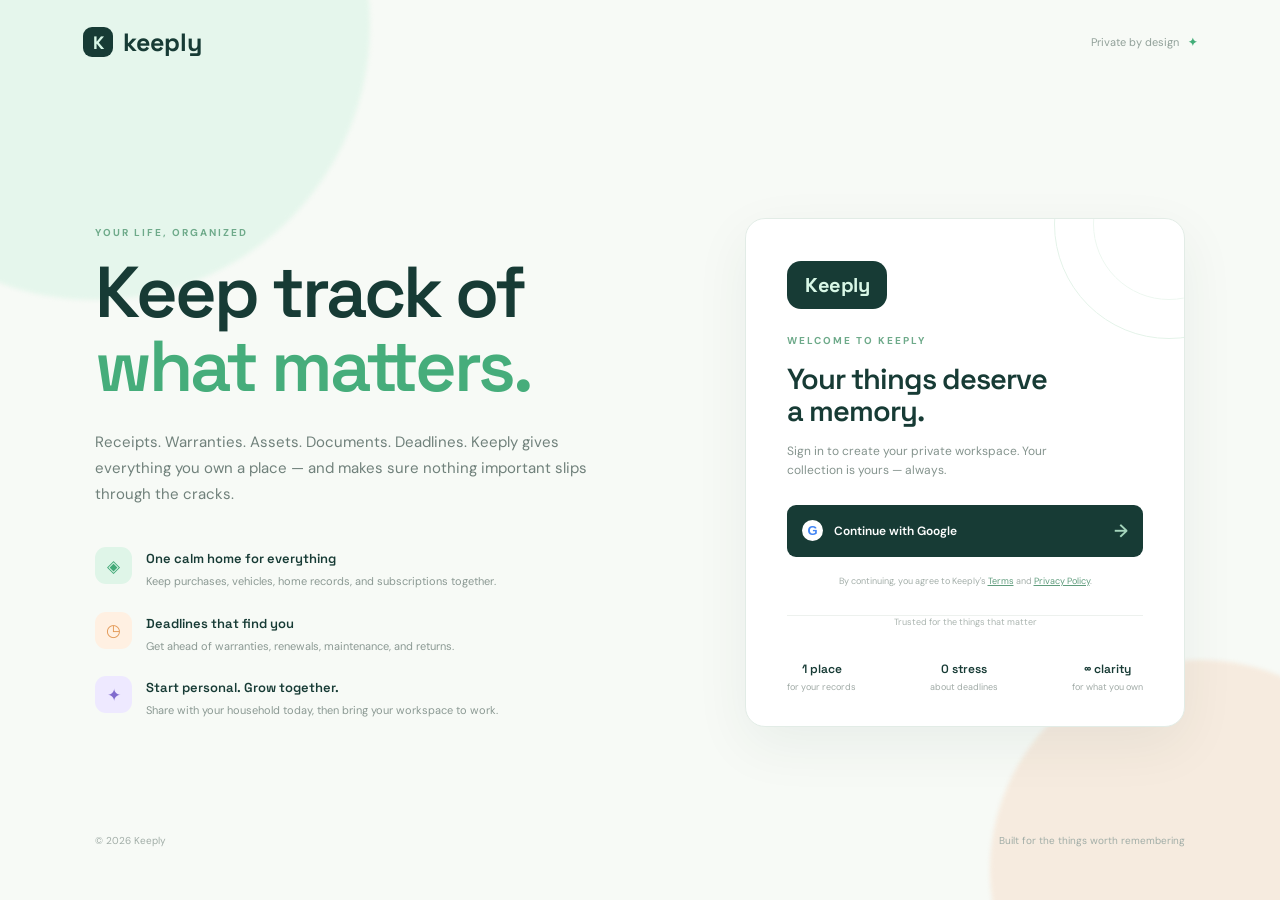
<file: static/login.html>
<!doctype html>
<html lang="en">
<head>
  <meta charset="UTF-8"><meta name="viewport" content="width=device-width,initial-scale=1.0">
  <title>Welcome to Keeply</title>
  <link rel="preconnect" href="https://fonts.googleapis.com"><link rel="preconnect" href="https://fonts.gstatic.com" crossorigin>
  <link href="https://fonts.googleapis.com/css2?family=DM+Sans:wght@400;500;600;700&family=Space+Grotesk:wght@500;600;700&display=swap" rel="stylesheet">
  <link rel="stylesheet" href="/static/login.css">
</head>
<body>
  <div class="glow glow-one"></div><div class="glow glow-two"></div>
  <header class="login-nav"><a class="brand" href="/login"><span class="brand-mark">K</span><span>keeply</span></a><span class="secure-note">Private by design <b>✦</b></span></header>
  <main class="login-main">
    <section class="story">
      <div class="eyebrow">YOUR LIFE, ORGANIZED</div>
      <h1>Keep track of<br><em>what matters.</em></h1>
      <p class="story-copy">Receipts. Warranties. Assets. Documents. Deadlines. Keeply gives everything you own a place — and makes sure nothing important slips through the cracks.</p>
      <div class="feature-list"><div><span class="feature-icon mint">◈</span><div><strong>One calm home for everything</strong><p>Keep purchases, vehicles, home records, and subscriptions together.</p></div></div><div><span class="feature-icon peach">◷</span><div><strong>Deadlines that find you</strong><p>Get ahead of warranties, renewals, maintenance, and returns.</p></div></div><div><span class="feature-icon violet">✦</span><div><strong>Start personal. Grow together.</strong><p>Share with your household today, then bring your workspace to work.</p></div></div></div>
    </section>
    <section class="auth-card"><div class="card-orbit"></div><span class="welcome-icon">Keeply</span><p class="eyebrow">WELCOME TO KEEPLY</p><h2>Your things deserve<br>a memory.</h2><p class="auth-copy">Sign in to create your private workspace. Your collection is yours — always.</p><a class="google-button" href="/auth/google"><span class="google-g">G</span><span>Continue with Google</span><span class="arrow">→</span></a><p class="terms">By continuing, you agree to Keeply's <a href="#">Terms</a> and <a href="#">Privacy Policy</a>.</p><div class="card-divider"><span>Trusted for the things that matter</span></div><div class="mini-stats"><div><strong>1 place</strong><small>for your records</small></div><div><strong>0 stress</strong><small>about deadlines</small></div><div><strong>∞ clarity</strong><small>for what you own</small></div></div></section>
  </main>
  <footer class="login-footer"><span>© 2026 Keeply</span><span>Built for the things worth remembering</span></footer>
  <script>document.querySelectorAll('.terms a')[0].href='/terms';document.querySelectorAll('.terms a')[1].href='/privacy';if (new URLSearchParams(location.search).has('auth_error')) document.querySelector('.auth-copy').textContent = 'Google sign-in was cancelled or could not be completed. Please try again.';</script>
</body>
</html>
</file>
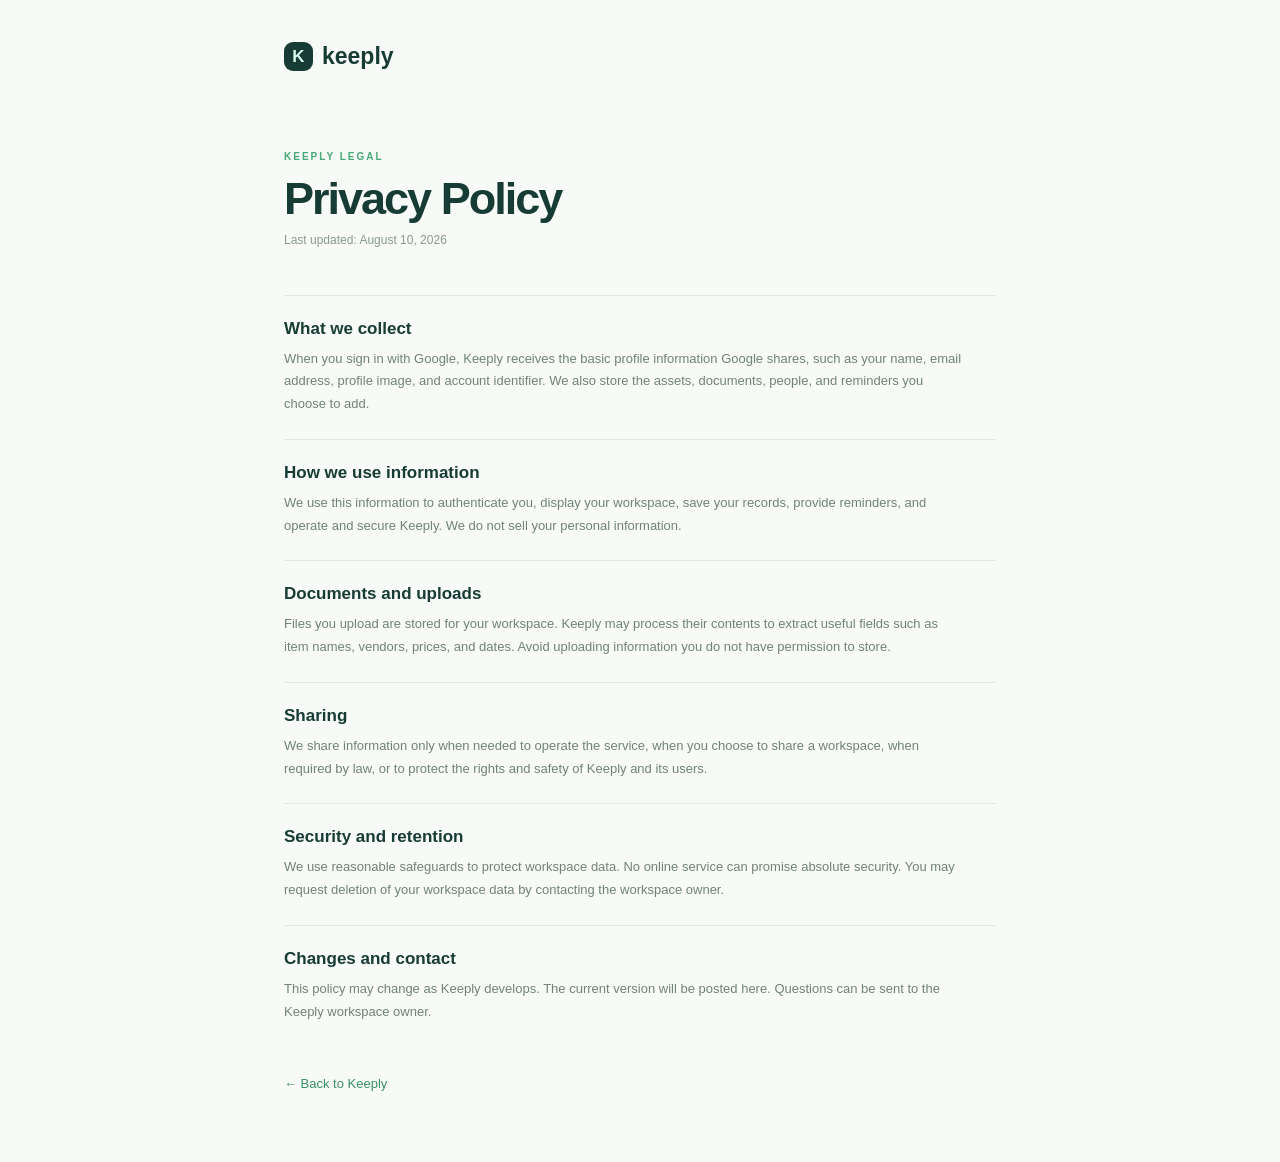
<file: static/privacy.html>
<!doctype html>
<html lang="en"><head><meta charset="UTF-8"><meta name="viewport" content="width=device-width,initial-scale=1"><title>Keeply Privacy</title><link rel="stylesheet" href="/static/legal.css"></head><body><main class="legal"><a class="brand" href="/login"><span>K</span> keeply</a><p class="eyebrow">KEEPLY LEGAL</p><h1>Privacy Policy</h1><p class="updated">Last updated: August 10, 2026</p><section><h2>What we collect</h2><p>When you sign in with Google, Keeply receives the basic profile information Google shares, such as your name, email address, profile image, and account identifier. We also store the assets, documents, people, and reminders you choose to add.</p></section><section><h2>How we use information</h2><p>We use this information to authenticate you, display your workspace, save your records, provide reminders, and operate and secure Keeply. We do not sell your personal information.</p></section><section><h2>Documents and uploads</h2><p>Files you upload are stored for your workspace. Keeply may process their contents to extract useful fields such as item names, vendors, prices, and dates. Avoid uploading information you do not have permission to store.</p></section><section><h2>Sharing</h2><p>We share information only when needed to operate the service, when you choose to share a workspace, when required by law, or to protect the rights and safety of Keeply and its users.</p></section><section><h2>Security and retention</h2><p>We use reasonable safeguards to protect workspace data. No online service can promise absolute security. You may request deletion of your workspace data by contacting the workspace owner.</p></section><section><h2>Changes and contact</h2><p>This policy may change as Keeply develops. The current version will be posted here. Questions can be sent to the Keeply workspace owner.</p></section><a class="back" href="/login">← Back to Keeply</a></main></body></html>
</file>
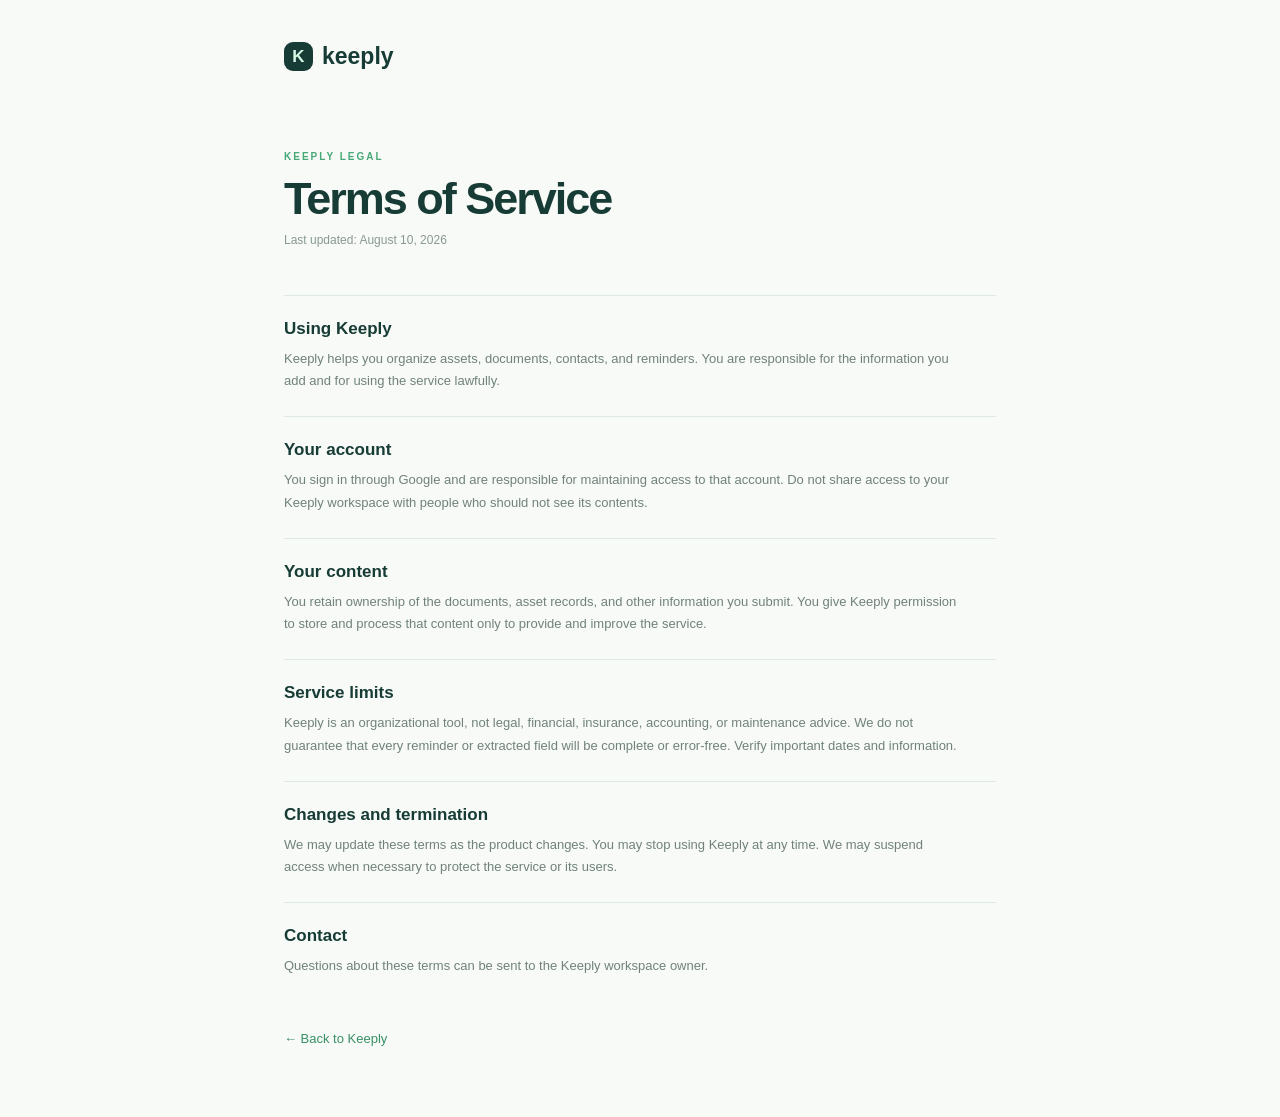
<file: static/terms.html>
<!doctype html>
<html lang="en"><head><meta charset="UTF-8"><meta name="viewport" content="width=device-width,initial-scale=1"><title>Keeply Terms</title><link rel="stylesheet" href="/static/legal.css"></head><body><main class="legal"><a class="brand" href="/login"><span>K</span> keeply</a><p class="eyebrow">KEEPLY LEGAL</p><h1>Terms of Service</h1><p class="updated">Last updated: August 10, 2026</p><section><h2>Using Keeply</h2><p>Keeply helps you organize assets, documents, contacts, and reminders. You are responsible for the information you add and for using the service lawfully.</p></section><section><h2>Your account</h2><p>You sign in through Google and are responsible for maintaining access to that account. Do not share access to your Keeply workspace with people who should not see its contents.</p></section><section><h2>Your content</h2><p>You retain ownership of the documents, asset records, and other information you submit. You give Keeply permission to store and process that content only to provide and improve the service.</p></section><section><h2>Service limits</h2><p>Keeply is an organizational tool, not legal, financial, insurance, accounting, or maintenance advice. We do not guarantee that every reminder or extracted field will be complete or error-free. Verify important dates and information.</p></section><section><h2>Changes and termination</h2><p>We may update these terms as the product changes. You may stop using Keeply at any time. We may suspend access when necessary to protect the service or its users.</p></section><section><h2>Contact</h2><p>Questions about these terms can be sent to the Keeply workspace owner.</p></section><a class="back" href="/login">← Back to Keeply</a></main></body></html>
</file>
<file: static/login.css>
:root{--ink:#173b35;--muted:#70817b;--line:#e2ece6;--green:#42ad78;--cream:#f7faf6}*{box-sizing:border-box}body{margin:0;min-height:100vh;background:var(--cream);color:var(--ink);font-family:'DM Sans',sans-serif;overflow-x:hidden}.glow{position:fixed;border-radius:50%;filter:blur(2px);pointer-events:none}.glow-one{width:550px;height:550px;top:-250px;left:-180px;background:#ddf5e7aa}.glow-two{width:420px;height:420px;bottom:-180px;right:-130px;background:#f7e5d4aa}.login-nav{height:84px;display:flex;justify-content:space-between;align-items:center;padding:0 6.5%;position:relative;z-index:1}.brand{display:flex;align-items:center;gap:10px;text-decoration:none;color:var(--ink);font:700 25px 'Space Grotesk'}.brand-mark{display:grid;place-items:center;width:30px;height:30px;background:var(--ink);color:#d7f7e7;border-radius:9px;font-size:18px}.secure-note{color:#91a099;font-size:11px}.secure-note b{color:var(--green);margin-left:6px}.login-main{max-width:1160px;min-height:calc(100vh - 150px);margin:0 auto;padding:62px 35px 35px;display:grid;grid-template-columns:1fr 440px;gap:100px;align-items:center;position:relative;z-index:1}.eyebrow{font-size:10px;letter-spacing:2px;color:#6eaa8a;font-weight:700;margin:0 0 16px}.story h1{font:600 clamp(43px,5.7vw,72px)/1.03 'Space Grotesk';letter-spacing:-3px;margin:0 0 25px}.story h1 em{font-style:normal;color:#46ad7b}.story-copy{font-size:15px;line-height:1.75;max-width:520px;color:var(--muted);margin:0 0 40px}.feature-list{display:flex;flex-direction:column;gap:22px;max-width:490px}.feature-list>div{display:flex;align-items:flex-start;gap:14px}.feature-icon{display:grid;place-items:center;width:37px;height:37px;border-radius:11px;flex:none;font-size:17px}.feature-icon.mint{background:#dff5e8;color:#41a977}.feature-icon.peach{background:#fff0e2;color:#e39a58}.feature-icon.violet{background:#eee9ff;color:#806bce}.feature-list strong{font:600 13px 'Space Grotesk'}.feature-list p{color:#8b9993;font-size:11px;line-height:1.5;margin:5px 0 0}.auth-card{background:#fff;border:1px solid var(--line);border-radius:20px;padding:42px 41px 33px;box-shadow:0 18px 55px #173b3510;position:relative;overflow:hidden}.card-orbit{position:absolute;width:230px;height:230px;border-radius:50%;border:1px solid #e4f3e9;right:-100px;top:-110px}.card-orbit:after{content:'';position:absolute;width:150px;height:150px;border-radius:50%;border:1px solid #edf7f0;right:38px;top:38px}.welcome-icon{display:inline-grid;place-items:center;height:48px;width:auto;padding:0 18px;border-radius:14px;background:var(--ink);color:#d8f7e6;font:700 20px 'Space Grotesk';letter-spacing:-0.5px;margin-bottom:25px;white-space:nowrap}.auth-card h2{font:600 29px/1.12 'Space Grotesk';letter-spacing:-1px;margin:0 0 14px}.auth-copy{color:#85948e;font-size:12px;line-height:1.6;margin:0 0 25px;max-width:300px}.google-button{display:flex;align-items:center;gap:11px;width:100%;background:var(--ink);color:#fff;text-decoration:none;border-radius:9px;padding:14px 15px;font:600 12px 'DM Sans';transition:background .2s,transform .2s}.google-button:hover{background:#285a50;transform:translateY(-1px)}.google-g{display:grid;place-items:center;background:white;color:#4285f4;border-radius:50%;width:21px;height:21px;font:700 13px Arial}.arrow{margin-left:auto;font-size:18px;color:#a5d5bc}.terms{color:#a3aea9;font-size:9px;line-height:1.6;text-align:center;margin:17px 0 27px}.terms a{color:#609c7d}.card-divider{border-top:1px solid #edf1ee;text-align:center;position:relative;margin-bottom:24px}.card-divider span{position:relative;top:-7px;background:#fff;padding:0 10px;color:#abb5b0;font-size:9px}.mini-stats{display:flex;justify-content:space-between;text-align:center}.mini-stats strong,.mini-stats small{display:block}.mini-stats strong{font:600 12px 'Space Grotesk'}.mini-stats small{color:#a0aaa6;font-size:9px;margin-top:4px}.login-footer{position:relative;z-index:1;max-width:1160px;margin:auto;padding:0 35px 25px;display:flex;justify-content:space-between;color:#a1ada7;font-size:10px}@media(max-width:900px){.login-main{grid-template-columns:1fr;gap:48px;padding-top:35px;max-width:650px}.story h1{font-size:52px}.auth-card{max-width:440px;width:100%;margin:auto}}@media(max-width:550px){.login-nav{padding:0 20px}.secure-note{display:none}.login-main{padding:35px 20px}.story h1{font-size:43px;letter-spacing:-2px}.story-copy{font-size:13px;margin-bottom:30px}.auth-card{padding:30px 24px}.login-footer{padding:0 20px 18px;display:block}.login-footer span+span{display:block;margin-top:7px}}
</file>
<file: static/legal.css>
*{box-sizing:border-box}body{margin:0;background:#f7faf6;color:#173b35;font-family:'DM Sans',Arial,sans-serif}.legal{max-width:760px;margin:0 auto;padding:42px 24px 70px}.brand{display:inline-flex;align-items:center;gap:9px;text-decoration:none;color:#173b35;font:bold 23px Arial;margin-bottom:80px}.brand span{display:grid;place-items:center;width:29px;height:29px;border-radius:9px;background:#173b35;color:#d7f7e7;font-size:17px}.eyebrow{color:#47a877;font-size:10px;font-weight:700;letter-spacing:2px;margin:0 0 12px}h1{font:600 45px/1.1 Arial,sans-serif;letter-spacing:-2px;margin:0 0 9px}.updated{color:#8a9992;font-size:12px;margin:0 0 48px}section{border-top:1px solid #dfe9e3;padding:23px 0}h2{font:600 17px Arial,sans-serif;margin:0 0 9px}section p{font-size:13px;line-height:1.75;color:#71827b;margin:0;max-width:680px}.back{display:inline-block;margin-top:30px;color:#398f67;font-size:13px;text-decoration:none}@media(max-width:600px){.legal{padding-top:25px}.brand{margin-bottom:55px}h1{font-size:38px}}
</file>
